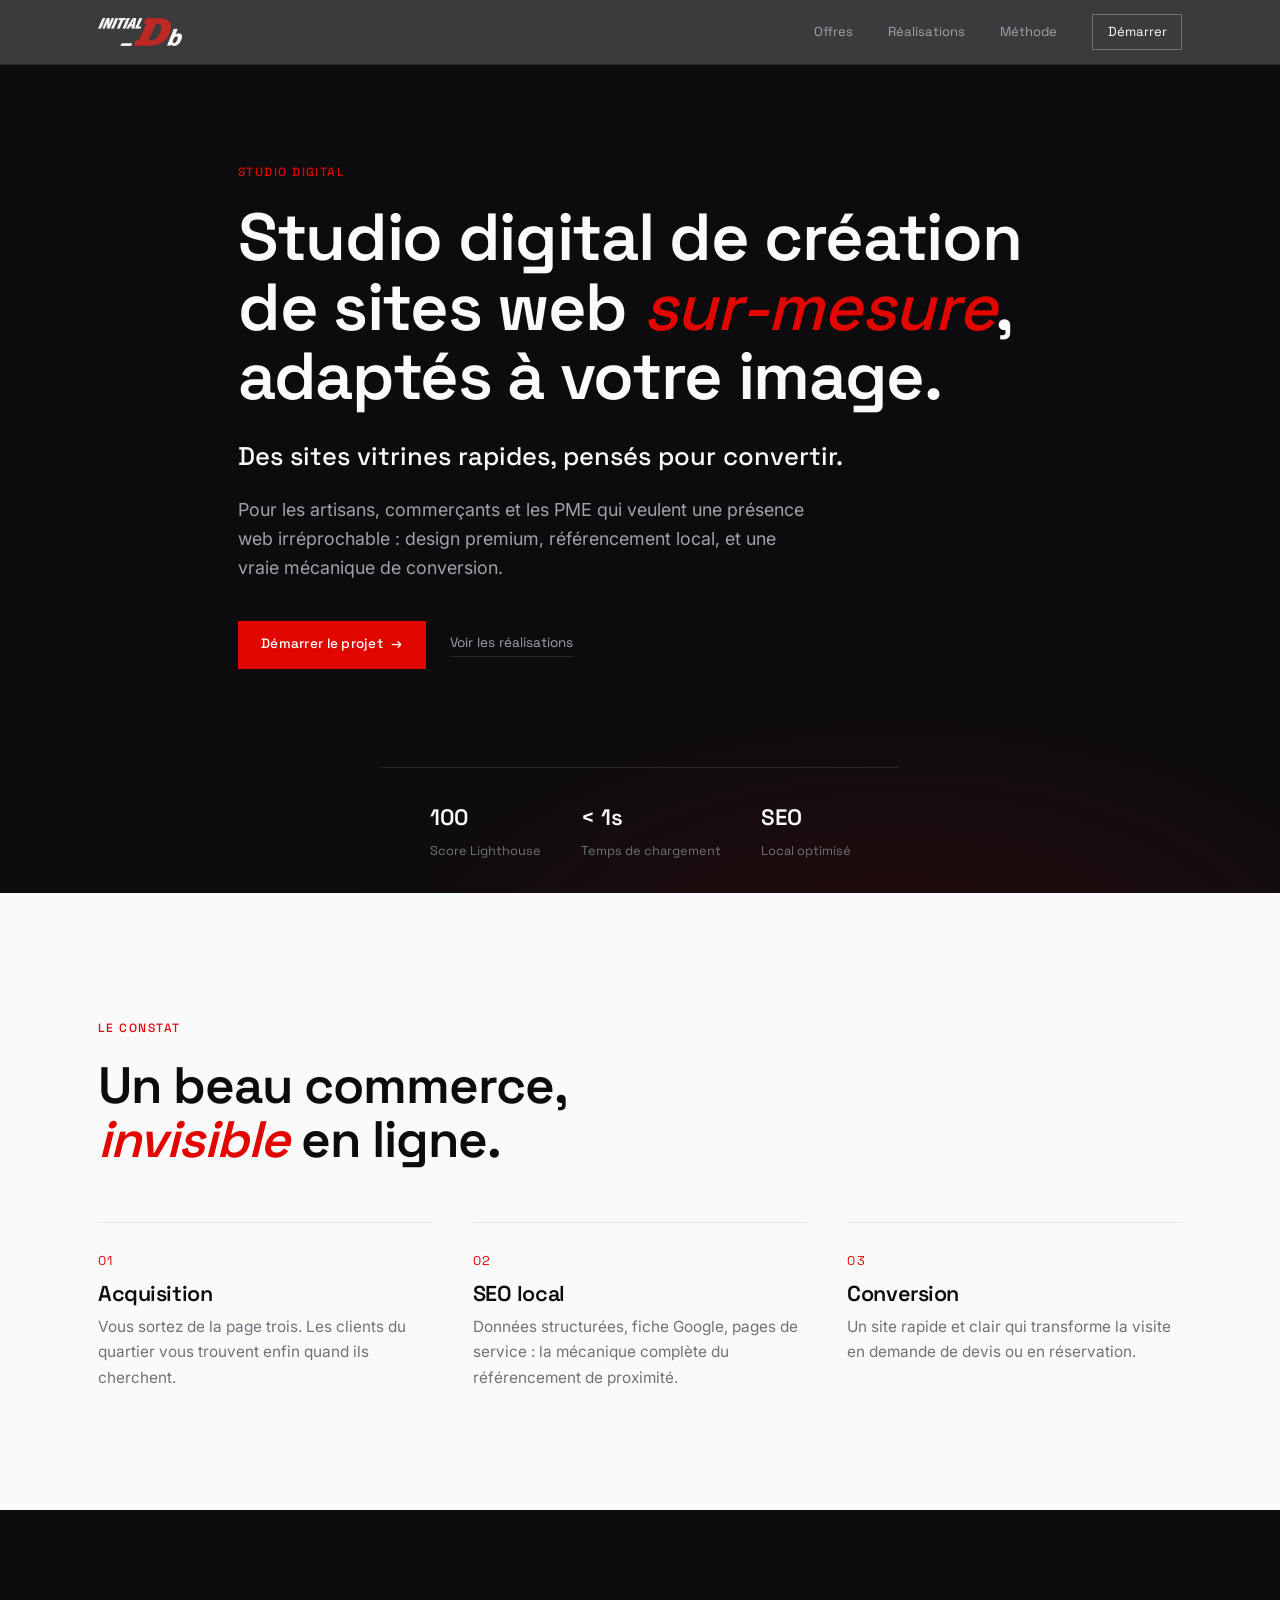
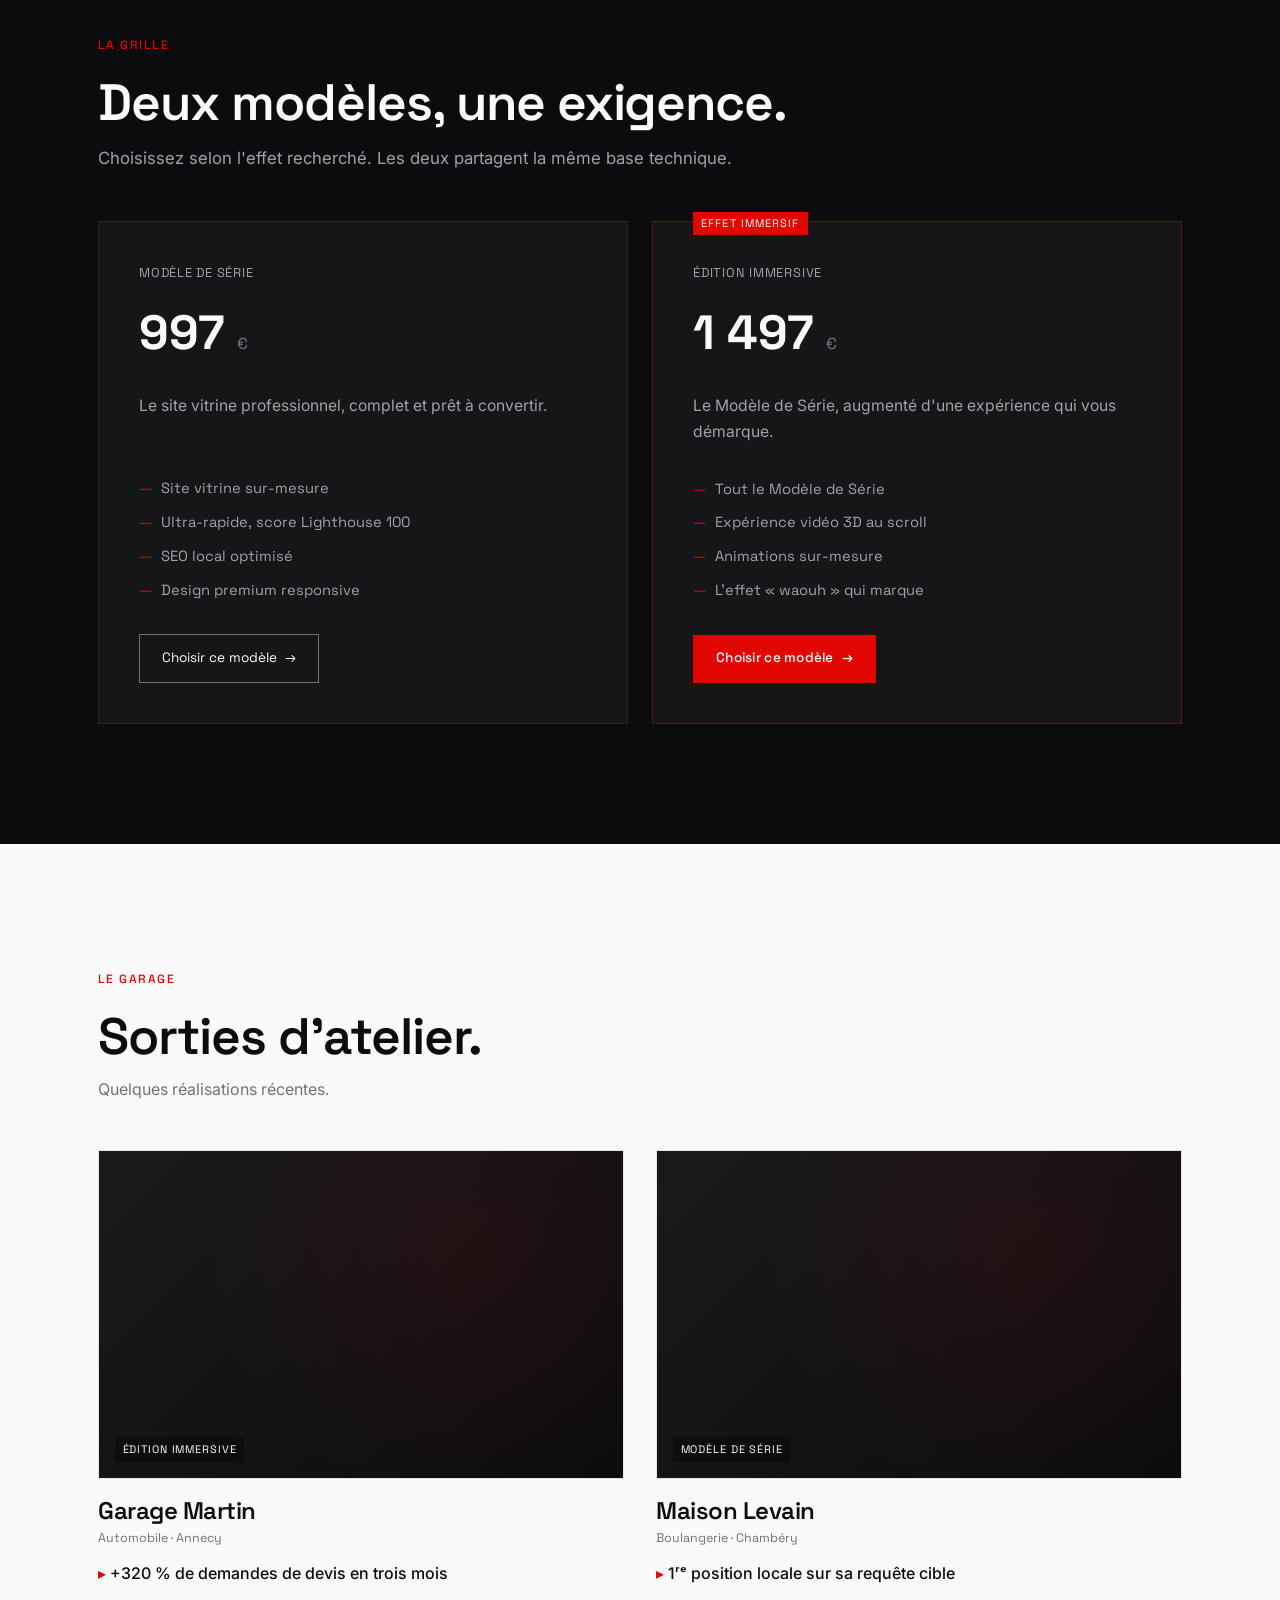
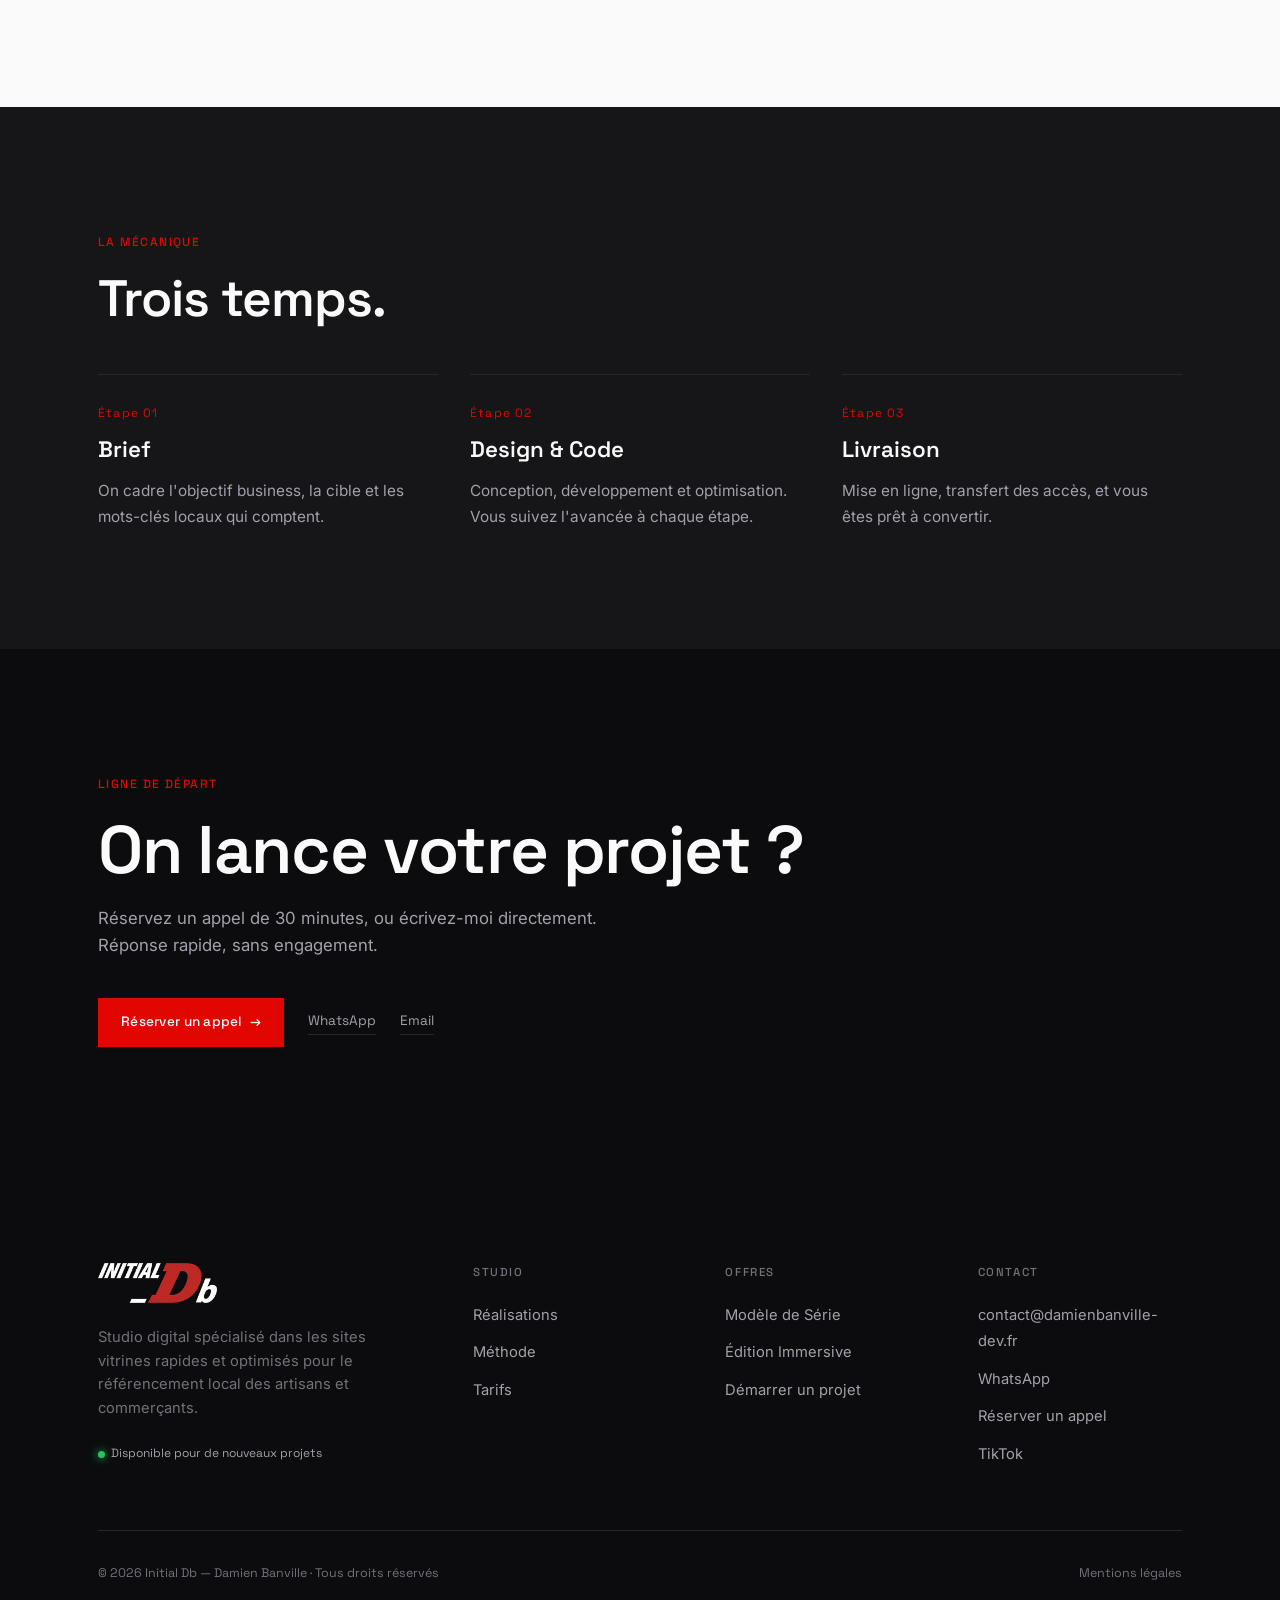
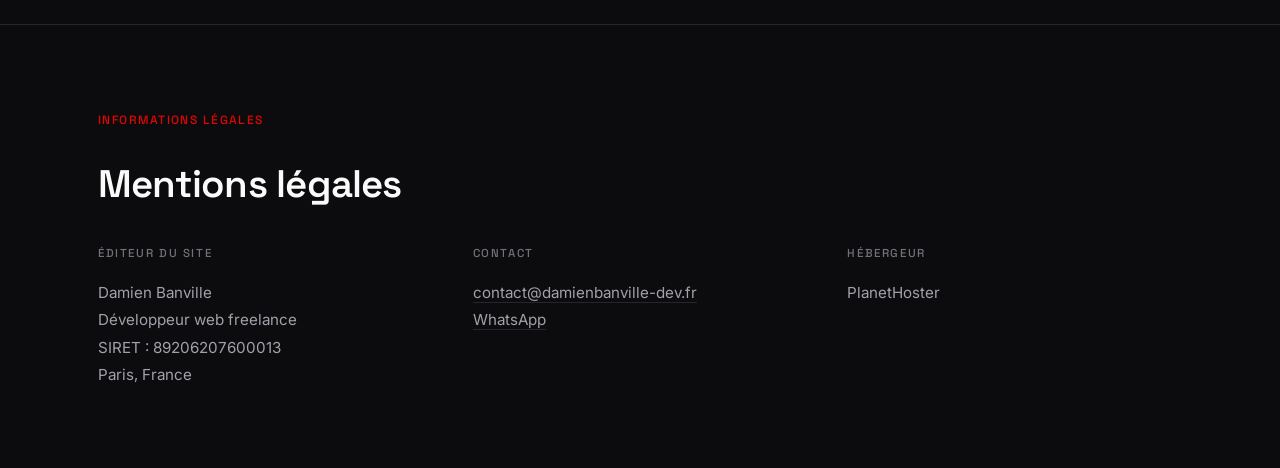
<file: initial-db-visuel.html>
<!doctype html>
<html lang="fr">
<head>
<meta charset="utf-8" />
<meta name="viewport" content="width=device-width, initial-scale=1" />
<title>Initial Db · Studio digital</title>
<link rel="preconnect" href="https://fonts.googleapis.com">
<link rel="preconnect" href="https://fonts.gstatic.com" crossorigin>
<link href="https://fonts.googleapis.com/css2?family=Space+Grotesk:wght@400;500;600;700&family=Inter:wght@400;500;600&display=swap" rel="stylesheet">
<style>
:root{
  --noir:#0C0C0E;
  --noir-doux:#161619;
  --blanc:#FAFAFA;
  --blanc-pur:#FFFFFF;
  --gris:#71717A;
  --gris-clair:#A1A1AA;
  --ligne:#E6E6EA;
  --ligne-sombre:#26262B;
  --rouge:#E10600;
  --rouge-sombre:#B80500;

  --logo-clair:url([data-uri]);
  --logo-sombre:url([data-uri]);

  --display:'Space Grotesk',system-ui,sans-serif;
  --corps:'Inter',system-ui,sans-serif;
  --mono:'Space Grotesk',system-ui,sans-serif;

  --max:1180px;
  --gout:clamp(1.25rem,5vw,3rem);
}
*{margin:0;padding:0;box-sizing:border-box}
html{scroll-behavior:smooth;-webkit-font-smoothing:antialiased}
body{font-family:var(--corps);background:var(--blanc);color:var(--noir);line-height:1.65;font-size:16px}

h1,h2,h3{font-family:var(--display);font-weight:600;letter-spacing:-0.02em;line-height:1.05}
a{color:inherit;text-decoration:none}

.wrap{max-width:var(--max);margin-inline:auto;padding-inline:var(--gout)}
section{padding-block:clamp(4.5rem,10vw,7.5rem)}

.eyebrow{
  font-family:var(--mono);font-size:.75rem;letter-spacing:.12em;font-weight:500;
  text-transform:uppercase;color:var(--rouge);display:inline-block;margin-bottom:1.25rem;
}
.dark .eyebrow{color:var(--rouge)}

/* CTA — seul usage franc du rouge */
.cta{
  display:inline-flex;align-items:center;gap:.6em;
  background:var(--rouge);color:var(--blanc-pur);
  font-family:var(--mono);font-weight:500;font-size:.85rem;letter-spacing:.02em;
  padding:.95em 1.7em;border:none;cursor:pointer;
  transition:background .18s ease,transform .18s ease;
}
.cta:hover{background:var(--rouge-sombre);transform:translateY(-2px)}
.cta::after{content:'→';transition:transform .18s ease}
.cta:hover::after{transform:translateX(3px)}

.cta-ligne{
  display:inline-flex;align-items:center;gap:.5em;
  font-family:var(--mono);font-size:.85rem;color:var(--noir);
  border-bottom:1px solid var(--noir);padding-bottom:2px;transition:gap .18s ease;
}
.cta-ligne:hover{gap:.9em}

.logo{font-family:var(--mono);font-weight:500;font-size:1.05rem;letter-spacing:-.02em}
.logo .db{color:var(--rouge)}
.brand-logo{display:inline-block;background-repeat:no-repeat;background-size:contain;background-position:left center;height:28px;width:88px}
.navbar .brand-logo{background-image:var(--logo-clair)}
.footer-brand .brand-logo{background-image:var(--logo-clair);height:40px;width:126px}
.statut{font-family:var(--mono);font-size:.78rem;color:var(--gris)}

.dark{background:var(--noir);color:var(--blanc)}

/* ═══ HERO ═══ */
.hero{position:relative;overflow:hidden;min-height:92vh;display:flex;flex-direction:column}
.hero::before{
  content:'';position:absolute;inset:0;
  background:radial-gradient(ellipse 70% 55% at 70% 110%,rgba(225,6,0,.12),transparent 65%);
  pointer-events:none;
}
.hero-nav{display:flex;justify-content:space-between;align-items:center;padding-block:1.8rem;position:relative;z-index:2}
.hero-nav .links{display:flex;gap:2rem;font-family:var(--mono);font-size:.82rem;color:var(--gris-clair)}
.hero-nav .links a:hover{color:var(--blanc)}
.hero-body{flex:1;display:flex;flex-direction:column;justify-content:center;padding-block:2rem;position:relative;z-index:2;max-width:900px}
.hero h1{font-size:clamp(2.2rem,5.2vw,4.2rem);font-weight:600;max-width:20ch}
.hero h1 em{font-style:italic;color:var(--rouge);font-weight:500}
.hero .sous-titre{font-family:var(--display);font-size:clamp(1.15rem,2.2vw,1.6rem);font-weight:500;color:var(--blanc);margin-top:1.4rem}
.hero .accroche{max-width:52ch;margin-block:1.2rem 2.4rem;font-size:clamp(1rem,1.5vw,1.12rem);color:var(--gris-clair);line-height:1.6}
.hero-actions{display:flex;gap:1.5rem;align-items:center;flex-wrap:wrap}
.hero-actions .en-savoir{font-family:var(--mono);font-size:.85rem;color:var(--gris-clair);border-bottom:1px solid var(--ligne-sombre);padding-bottom:2px}
.hero-actions .en-savoir:hover{color:var(--blanc);border-color:var(--gris)}
.hero-meta{display:flex;gap:2.5rem;padding-block:2rem;position:relative;z-index:2;border-top:1px solid var(--ligne-sombre)}
.hero-meta div{font-family:var(--mono);font-size:.8rem;color:var(--gris)}
.hero-meta strong{display:block;font-family:var(--display);font-size:1.4rem;color:var(--blanc);font-weight:600;margin-bottom:.2rem}

/* ═══ PROBLÈME ═══ */
.probleme .titre{font-size:clamp(1.9rem,4.5vw,3.2rem);margin-bottom:3.5rem;max-width:16ch}
.probleme .titre em{font-style:italic;color:var(--rouge)}
.benefices{display:grid;grid-template-columns:repeat(3,1fr);gap:2.5rem}
.benef{border-top:1px solid var(--ligne);padding-top:1.4rem}
.benef .num{font-family:var(--mono);color:var(--rouge);font-size:.8rem;letter-spacing:.1em}
.benef h3{font-size:1.35rem;margin-block:.7rem .5rem;font-weight:600}
.benef p{color:var(--gris);font-size:.96rem}

/* ═══ OFFRES ═══ */
.offres .titre{font-size:clamp(1.9rem,4.5vw,3.2rem);margin-bottom:1rem}
.offres .sous{color:var(--gris-clair);margin-bottom:3rem;font-size:1.05rem}
.grille-offres{display:grid;grid-template-columns:1fr 1fr;gap:1.5rem}
.offre{background:var(--noir-doux);border:1px solid var(--ligne-sombre);padding:2.5rem;display:flex;flex-direction:column;position:relative;transition:border-color .2s ease}
.offre:hover{border-color:#3a3a40}
.offre--pro{border-color:rgba(225,6,0,.4)}
.offre--pro:hover{border-color:var(--rouge)}
.badge-pro{position:absolute;top:-.65rem;left:2.5rem;background:var(--rouge);color:#fff;font-family:var(--mono);font-size:.68rem;text-transform:uppercase;letter-spacing:.1em;padding:.25em .75em}
.offre-nom{font-family:var(--mono);font-size:.8rem;letter-spacing:.06em;color:var(--gris-clair);text-transform:uppercase}
.prix{font-family:var(--display);font-size:clamp(2.2rem,5vw,3rem);font-weight:700;margin-block:.6rem 1.3rem}
.prix span{font-size:1rem;color:var(--gris);font-weight:400}
.offre p.desc{color:var(--gris-clair);flex:1;margin-bottom:2rem;font-size:.98rem}
.offre ul{list-style:none;margin-bottom:2rem;display:flex;flex-direction:column;gap:.6rem}
.offre li{font-size:.92rem;color:var(--gris-clair);display:flex;gap:.6em;font-family:var(--mono)}
.offre li::before{content:'—';color:var(--rouge)}
.offre .cta,.offre .cta-dark{align-self:flex-start}
.cta-dark{display:inline-flex;align-items:center;gap:.6em;border:1px solid var(--gris);color:var(--blanc);font-family:var(--mono);font-size:.85rem;padding:.9em 1.6em;transition:all .18s ease}
.cta-dark::after{content:'→'}
.cta-dark:hover{background:var(--blanc);color:var(--noir);border-color:var(--blanc)}

/* ═══ GARAGE ═══ */
.garage .titre{font-size:clamp(1.9rem,4.5vw,3.2rem);margin-bottom:.8rem}
.garage .sous{color:var(--gris);margin-bottom:3rem}
.grille-projets{display:grid;grid-template-columns:repeat(2,1fr);gap:2rem}
.carte{display:block;transition:transform .2s ease}
.carte:hover{transform:translateY(-4px)}
.carte-visuel{aspect-ratio:16/10;background:linear-gradient(135deg,#1a1a1d,#0c0c0e);position:relative;display:flex;align-items:flex-end;padding:1rem;border:1px solid var(--ligne);overflow:hidden}
.carte-visuel::after{content:'';position:absolute;inset:0;background:radial-gradient(circle at 70% 30%,rgba(225,6,0,.08),transparent 60%)}
.carte-offre{font-family:var(--mono);font-size:.68rem;text-transform:uppercase;letter-spacing:.08em;background:rgba(12,12,14,.85);color:#fff;padding:.35em .7em;position:relative;z-index:1}
.carte-info{padding-top:1.2rem}
.carte-info h3{font-size:1.5rem;font-weight:600}
.carte-secteur{font-family:var(--mono);font-size:.78rem;color:var(--gris);margin-top:.3rem}
.carte-resultat{margin-top:.7rem;font-weight:500;color:var(--noir)}
.carte-resultat span{color:var(--rouge)}

/* ═══ PROCESS ═══ */
.process{background:var(--noir-doux);color:var(--blanc)}
.process .titre{font-size:clamp(1.9rem,4.5vw,3.2rem);margin-bottom:3rem}
.timeline{list-style:none;display:grid;grid-template-columns:repeat(3,1fr);gap:2rem}
.timeline li{border-top:1px solid var(--ligne-sombre);padding-top:1.4rem}
.timeline .step{font-family:var(--mono);font-size:.75rem;color:var(--rouge);letter-spacing:.1em}
.t-titre{font-family:var(--display);font-weight:600;font-size:1.4rem;display:block;margin-block:.5rem .6rem}
.timeline p{color:var(--gris-clair);font-size:.96rem}

/* ═══ PIED ═══ */
.pied .titre{font-size:clamp(2.2rem,6vw,4.2rem);margin-bottom:1.2rem;font-weight:600}
.pied .titre em{font-style:italic;color:var(--rouge)}
.pied-sous{color:var(--gris-clair);max-width:48ch;margin-bottom:2.4rem;font-size:1.05rem}
.pied-actions{display:flex;gap:1.5rem;align-items:center;flex-wrap:wrap}
.cta-ligne-clair{
  display:inline-flex;align-items:center;gap:.5em;
  font-family:var(--mono);font-size:.85rem;color:var(--gris-clair);
  border-bottom:1px solid var(--ligne-sombre);padding-bottom:2px;transition:all .18s ease;
}
.cta-ligne-clair:hover{color:var(--blanc);border-color:var(--gris)}

/* ═══ MENTIONS LÉGALES ═══ */
.mentions{background:var(--noir);color:var(--blanc);border-top:1px solid var(--ligne-sombre);padding-block:clamp(3.5rem,7vw,5rem)}
.mentions-titre{font-size:clamp(1.6rem,3.5vw,2.4rem);margin-block:.8rem 2.5rem;font-weight:600}
.mentions-grid{display:grid;grid-template-columns:repeat(3,1fr);gap:2.5rem}
.mention-bloc h4{font-family:var(--mono);font-size:.72rem;letter-spacing:.14em;text-transform:uppercase;color:var(--gris);margin-bottom:1rem;font-weight:500}
.mention-bloc p{color:var(--gris-clair);font-size:.95rem;line-height:1.8}
.mention-bloc a{color:var(--gris-clair);border-bottom:1px solid var(--ligne-sombre);transition:color .15s ease}
.mention-bloc a:hover{color:var(--blanc)}
.pied-bas{display:flex;justify-content:space-between;align-items:center;margin-top:5rem;padding-top:2rem;border-top:1px solid var(--ligne-sombre);font-family:var(--mono);font-size:.8rem;color:var(--gris)}

/* ═══ NAVBAR STICKY ═══ */
.navbar{
  position:sticky;top:0;z-index:100;
  background:rgba(12,12,14,.8);backdrop-filter:blur(12px);
  border-bottom:1px solid var(--ligne-sombre);
  transition:background .2s ease;
}
.navbar-inner{display:flex;justify-content:space-between;align-items:center;height:64px}
.navbar .logo{color:var(--blanc)}
.navbar-links{display:flex;gap:2.2rem;align-items:center}
.navbar-links a{font-family:var(--mono);font-size:.82rem;color:var(--gris-clair);transition:color .15s ease}
.navbar-links a:hover{color:var(--blanc)}
.navbar-cta{
  font-family:var(--mono);font-size:.82rem;color:var(--blanc)!important;
  border:1px solid var(--gris);padding:.5em 1.1em;transition:all .18s ease;
}
.navbar-cta:hover{background:var(--rouge);border-color:var(--rouge)}
.burger{display:none;flex-direction:column;gap:5px;background:none;border:none;cursor:pointer;padding:.4rem}
.burger span{width:22px;height:2px;background:var(--blanc);transition:.2s}

/* ═══ FOOTER COMPLET ═══ */
.site-footer{background:var(--noir);color:var(--blanc);padding-block:clamp(4rem,8vw,6rem) 2.5rem}
.footer-grid{display:grid;grid-template-columns:1.6fr 1fr 1fr 1fr;gap:3rem;padding-bottom:4rem;border-bottom:1px solid var(--ligne-sombre)}
.footer-brand .logo{color:var(--blanc);font-size:1.2rem}
.footer-brand p{color:var(--gris);font-size:.92rem;margin-top:1rem;max-width:32ch;line-height:1.6}
.footer-brand .statut-badge{
  display:inline-flex;align-items:center;gap:.5em;margin-top:1.5rem;
  font-family:var(--mono);font-size:.75rem;color:var(--gris-clair);
}
.footer-brand .dot{width:7px;height:7px;border-radius:50%;background:#22C55E;box-shadow:0 0 8px #22C55E}
.footer-col h4{font-family:var(--mono);font-size:.72rem;letter-spacing:.14em;text-transform:uppercase;color:var(--gris);margin-bottom:1.2rem;font-weight:500}
.footer-col ul{list-style:none;display:flex;flex-direction:column;gap:.7rem}
.footer-col a{color:var(--gris-clair);font-size:.92rem;transition:color .15s ease}
.footer-col a:hover{color:var(--blanc)}
.footer-col a.rouge:hover{color:var(--rouge)}
.footer-bottom{display:flex;justify-content:space-between;align-items:center;padding-top:2rem;flex-wrap:wrap;gap:1rem}
.footer-bottom .copy{font-family:var(--mono);font-size:.78rem;color:var(--gris)}
.footer-bottom .legal{display:flex;gap:1.5rem}
.footer-bottom .legal a{font-family:var(--mono);font-size:.78rem;color:var(--gris);transition:color .15s ease}
.footer-bottom .legal a:hover{color:var(--gris-clair)}

@media(max-width:800px){
  .benefices,.grille-offres,.grille-projets,.timeline{grid-template-columns:1fr}
  .hero-nav .links{display:none}
  .hero-meta{gap:1.5rem;flex-wrap:wrap}
  .navbar-links{display:none}
  .burger{display:flex}
  .footer-grid{grid-template-columns:1fr 1fr;gap:2.5rem}
  .footer-brand{grid-column:1 / -1}
  .mentions-grid{grid-template-columns:1fr;gap:2rem}
}
@media(prefers-reduced-motion:reduce){*{animation:none!important;transition:none!important}}
:focus-visible{outline:2px solid var(--rouge);outline-offset:3px}
</style>
</head>
<body>

<!-- ═══ NAVBAR ═══ -->
<nav class="navbar">
  <div class="wrap navbar-inner">
    <a href="#" class="brand-logo" aria-label="Initial Db — accueil"></a>
    <div class="navbar-links">
      <a href="#offres">Offres</a>
      <a href="#garage">Réalisations</a>
      <a href="#process">Méthode</a>
      <a href="#contact" class="navbar-cta">Démarrer</a>
    </div>
    <button class="burger" aria-label="Menu">
      <span></span><span></span><span></span>
    </button>
  </div>
</nav>

<!-- ═══ 1 · HERO ═══ -->
<header class="dark hero">
  <div class="wrap hero-body">
    <span class="eyebrow">Studio digital</span>
    <h1>Studio digital de création de sites web<em> sur-mesure</em>, adaptés à votre image.</h1>
    <p class="sous-titre">Des sites vitrines rapides, pensés pour convertir.</p>
    <p class="accroche">Pour les artisans, commerçants et les PME qui veulent une présence web irréprochable : design premium, référencement local, et une vraie mécanique de conversion.</p>
    <div class="hero-actions">
      <a href="#contact" class="cta">Démarrer le projet</a>
      <a href="#garage" class="en-savoir">Voir les réalisations</a>
    </div>
  </div>
  <div class="wrap hero-meta">
    <div><strong>100</strong>Score Lighthouse</div>
    <div><strong>&lt; 1s</strong>Temps de chargement</div>
    <div><strong>SEO</strong>Local optimisé</div>
  </div>
</header>

<!-- ═══ 2 · PROBLÈME ═══ -->
<section class="probleme">
  <div class="wrap">
    <span class="eyebrow">Le constat</span>
    <h2 class="titre">Un beau commerce, <em>invisible</em> en ligne.</h2>
    <div class="benefices">
      <div class="benef">
        <span class="num">01</span>
        <h3>Acquisition</h3>
        <p>Vous sortez de la page trois. Les clients du quartier vous trouvent enfin quand ils cherchent.</p>
      </div>
      <div class="benef">
        <span class="num">02</span>
        <h3>SEO local</h3>
        <p>Données structurées, fiche Google, pages de service : la mécanique complète du référencement de proximité.</p>
      </div>
      <div class="benef">
        <span class="num">03</span>
        <h3>Conversion</h3>
        <p>Un site rapide et clair qui transforme la visite en demande de devis ou en réservation.</p>
      </div>
    </div>
  </div>
</section>

<!-- ═══ 3 · OFFRES ═══ -->
<section id="offres" class="dark offres">
  <div class="wrap">
    <span class="eyebrow">La grille</span>
    <h2 class="titre">Deux modèles, une exigence.</h2>
    <p class="sous">Choisissez selon l'effet recherché. Les deux partagent la même base technique.</p>
    <div class="grille-offres">
      <div class="offre">
        <span class="offre-nom">Modèle de Série</span>
        <span class="prix">997 <span>€</span></span>
        <p class="desc">Le site vitrine professionnel, complet et prêt à convertir.</p>
        <ul>
          <li>Site vitrine sur-mesure</li>
          <li>Ultra-rapide, score Lighthouse 100</li>
          <li>SEO local optimisé</li>
          <li>Design premium responsive</li>
        </ul>
        <a href="#contact" class="cta-dark">Choisir ce modèle</a>
      </div>
      <div class="offre offre--pro">
        <span class="badge-pro">Effet immersif</span>
        <span class="offre-nom">Édition Immersive</span>
        <span class="prix">1 497 <span>€</span></span>
        <p class="desc">Le Modèle de Série, augmenté d'une expérience qui vous démarque.</p>
        <ul>
          <li>Tout le Modèle de Série</li>
          <li>Expérience vidéo 3D au scroll</li>
          <li>Animations sur-mesure</li>
          <li>L'effet « waouh » qui marque</li>
        </ul>
        <a href="#contact" class="cta">Choisir ce modèle</a>
      </div>
    </div>
  </div>
</section>

<!-- ═══ 4 · GARAGE ═══ -->
<section id="garage" class="garage">
  <div class="wrap">
    <span class="eyebrow">Le garage</span>
    <h2 class="titre">Sorties d'atelier.</h2>
    <p class="sous">Quelques réalisations récentes.</p>
    <div class="grille-projets">
      <a href="#" class="carte">
        <div class="carte-visuel"><span class="carte-offre">Édition Immersive</span></div>
        <div class="carte-info">
          <h3>Garage Martin</h3>
          <p class="carte-secteur">Automobile · Annecy</p>
          <p class="carte-resultat"><span>▸</span> +320 % de demandes de devis en trois mois</p>
        </div>
      </a>
      <a href="#" class="carte">
        <div class="carte-visuel"><span class="carte-offre">Modèle de Série</span></div>
        <div class="carte-info">
          <h3>Maison Levain</h3>
          <p class="carte-secteur">Boulangerie · Chambéry</p>
          <p class="carte-resultat"><span>▸</span> 1ʳᵉ position locale sur sa requête cible</p>
        </div>
      </a>
    </div>
  </div>
</section>

<!-- ═══ 5 · PROCESS ═══ -->
<section id="process" class="process">
  <div class="wrap">
    <span class="eyebrow">La mécanique</span>
    <h2 class="titre">Trois temps.</h2>
    <ol class="timeline">
      <li>
        <span class="step">Étape 01</span>
        <span class="t-titre">Brief</span>
        <p>On cadre l'objectif business, la cible et les mots-clés locaux qui comptent.</p>
      </li>
      <li>
        <span class="step">Étape 02</span>
        <span class="t-titre">Design &amp; Code</span>
        <p>Conception, développement et optimisation. Vous suivez l'avancée à chaque étape.</p>
      </li>
      <li>
        <span class="step">Étape 03</span>
        <span class="t-titre">Livraison</span>
        <p>Mise en ligne, transfert des accès, et vous êtes prêt à convertir.</p>
      </li>
    </ol>
  </div>
</section>

<!-- ═══ 6 · CTA FINAL ═══ -->
<section id="contact" class="dark pied">
  <div class="wrap">
    <span class="eyebrow">Ligne de départ</span>
    <h2 class="titre">On lance votre projet ?</h2>
    <p class="pied-sous">Réservez un appel de 30 minutes, ou écrivez-moi directement. Réponse rapide, sans engagement.</p>
    <div class="pied-actions">
      <a href="https://calendly.com/contact-damienbanville-dev/30min" class="cta" target="_blank" rel="noopener">Réserver un appel</a>
      <a href="https://wa.me/33780942683" class="cta-ligne-clair" target="_blank" rel="noopener">WhatsApp</a>
      <a href="mailto:contact@damienbanville-dev.fr" class="cta-ligne-clair">Email</a>
    </div>
  </div>
</section>

<!-- ═══ 7 · FOOTER ═══ -->
<footer class="site-footer">
  <div class="wrap">
    <div class="footer-grid">
      <div class="footer-brand">
        <span class="brand-logo" role="img" aria-label="Initial Db"></span>
        <p>Studio digital spécialisé dans les sites vitrines rapides et optimisés pour le référencement local des artisans et commerçants.</p>
        <span class="statut-badge"><span class="dot"></span> Disponible pour de nouveaux projets</span>
      </div>
      <div class="footer-col">
        <h4>Studio</h4>
        <ul>
          <li><a href="#garage">Réalisations</a></li>
          <li><a href="#process">Méthode</a></li>
          <li><a href="#offres">Tarifs</a></li>
        </ul>
      </div>
      <div class="footer-col">
        <h4>Offres</h4>
        <ul>
          <li><a href="#offres">Modèle de Série</a></li>
          <li><a href="#offres">Édition Immersive</a></li>
          <li><a href="#contact" class="rouge">Démarrer un projet</a></li>
        </ul>
      </div>
      <div class="footer-col">
        <h4>Contact</h4>
        <ul>
          <li><a href="mailto:contact@damienbanville-dev.fr">contact@damienbanville-dev.fr</a></li>
          <li><a href="https://wa.me/33780942683" target="_blank" rel="noopener">WhatsApp</a></li>
          <li><a href="https://calendly.com/contact-damienbanville-dev/30min" target="_blank" rel="noopener" class="rouge">Réserver un appel</a></li>
          <li><a href="https://www.tiktok.com/@damien_dev" target="_blank" rel="noopener">TikTok</a></li>
        </ul>
      </div>
    </div>
    <div class="footer-bottom">
      <span class="copy">© 2026 Initial Db — Damien Banville · Tous droits réservés</span>
      <div class="legal">
        <a href="#mentions">Mentions légales</a>
      </div>
    </div>
  </div>
</footer>

<!-- ═══ 8 · MENTIONS LÉGALES ═══ -->
<section id="mentions" class="mentions">
  <div class="wrap">
    <span class="eyebrow">Informations légales</span>
    <h2 class="mentions-titre">Mentions légales</h2>
    <div class="mentions-grid">
      <div class="mention-bloc">
        <h4>Éditeur du site</h4>
        <p>Damien Banville<br>Développeur web freelance<br>SIRET : 89206207600013<br>Paris, France</p>
      </div>
      <div class="mention-bloc">
        <h4>Contact</h4>
        <p><a href="mailto:contact@damienbanville-dev.fr">contact@damienbanville-dev.fr</a><br><a href="https://wa.me/33780942683" target="_blank" rel="noopener">WhatsApp</a></p>
      </div>
      <div class="mention-bloc">
        <h4>Hébergeur</h4>
        <p>PlanetHoster</p>
      </div>
    </div>
  </div>
</section>

</body>
</html>
</file>
